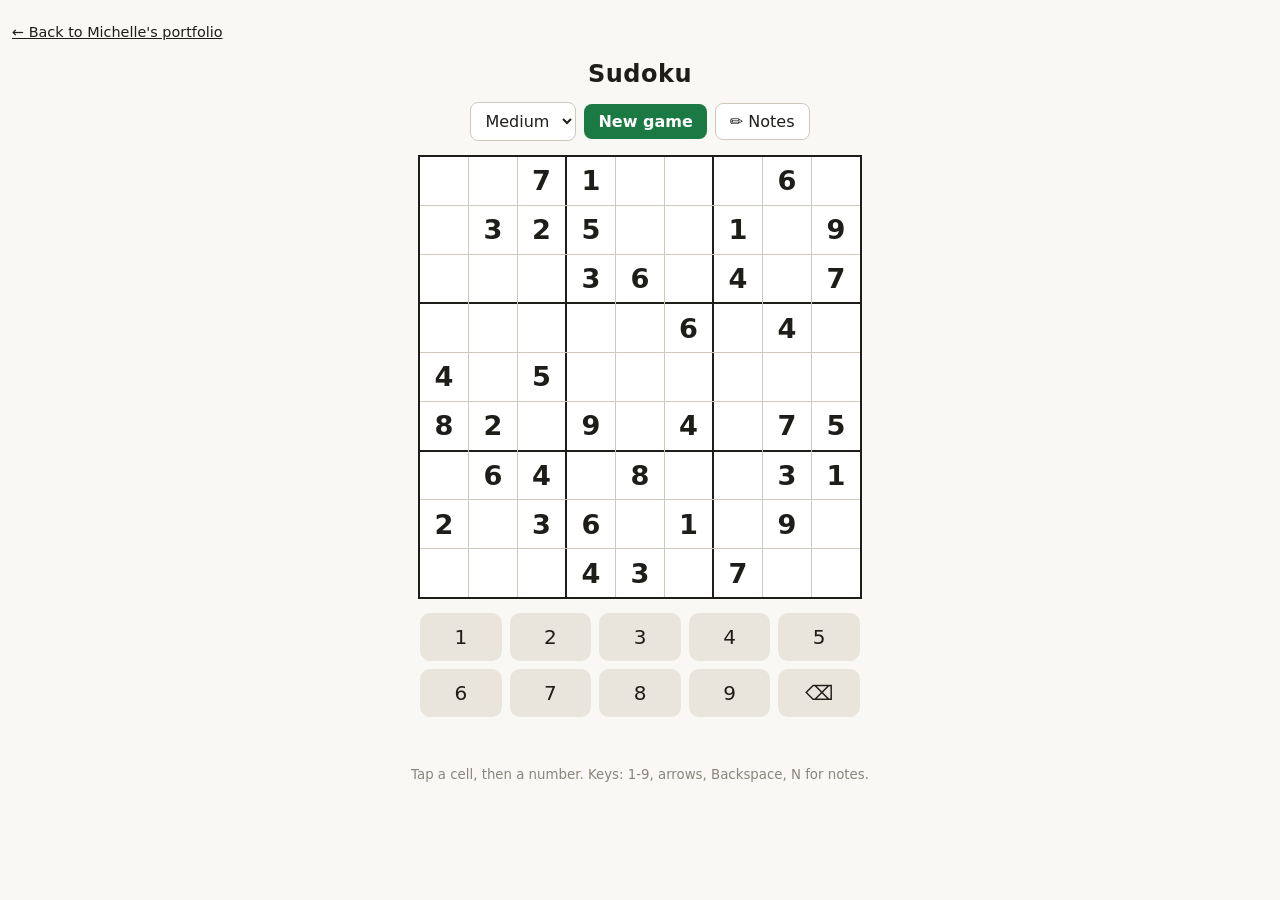
<file: play/index.html>
<!DOCTYPE html>
<html lang="en">
<head>
  <meta charset="utf-8">
  <meta name="viewport" content="width=device-width, initial-scale=1">
  <title>Sudoku · Michelle David</title>
  <meta name="description" content="A Sudoku web game by Michelle David, with pencil-mark notes and a green flash for every completed row, column and box.">
  <link rel="icon" href="../favicon.svg" type="image/svg+xml">
  <link rel="stylesheet" href="style.css">
</head>
<body>
  <main>
    <a class="back" href="../">← Back to Michelle's portfolio</a>
    <h1>Sudoku</h1>

    <div class="bar">
      <select id="diff" aria-label="Difficulty">
        <option value="36">Easy</option>
        <option value="46" selected>Medium</option>
        <option value="52">Hard</option>
      </select>
      <button class="new" id="new">New game</button>
      <button id="notes" aria-pressed="false">✏️ Notes</button>
    </div>

    <div id="grid"></div>
    <div id="pad"></div>
    <div id="msg"></div>
    <small>Tap a cell, then a number. Keys: 1-9, arrows, Backspace, N for notes.</small>
  </main>

  <script src="script.js"></script>
</body>
</html>
</file>
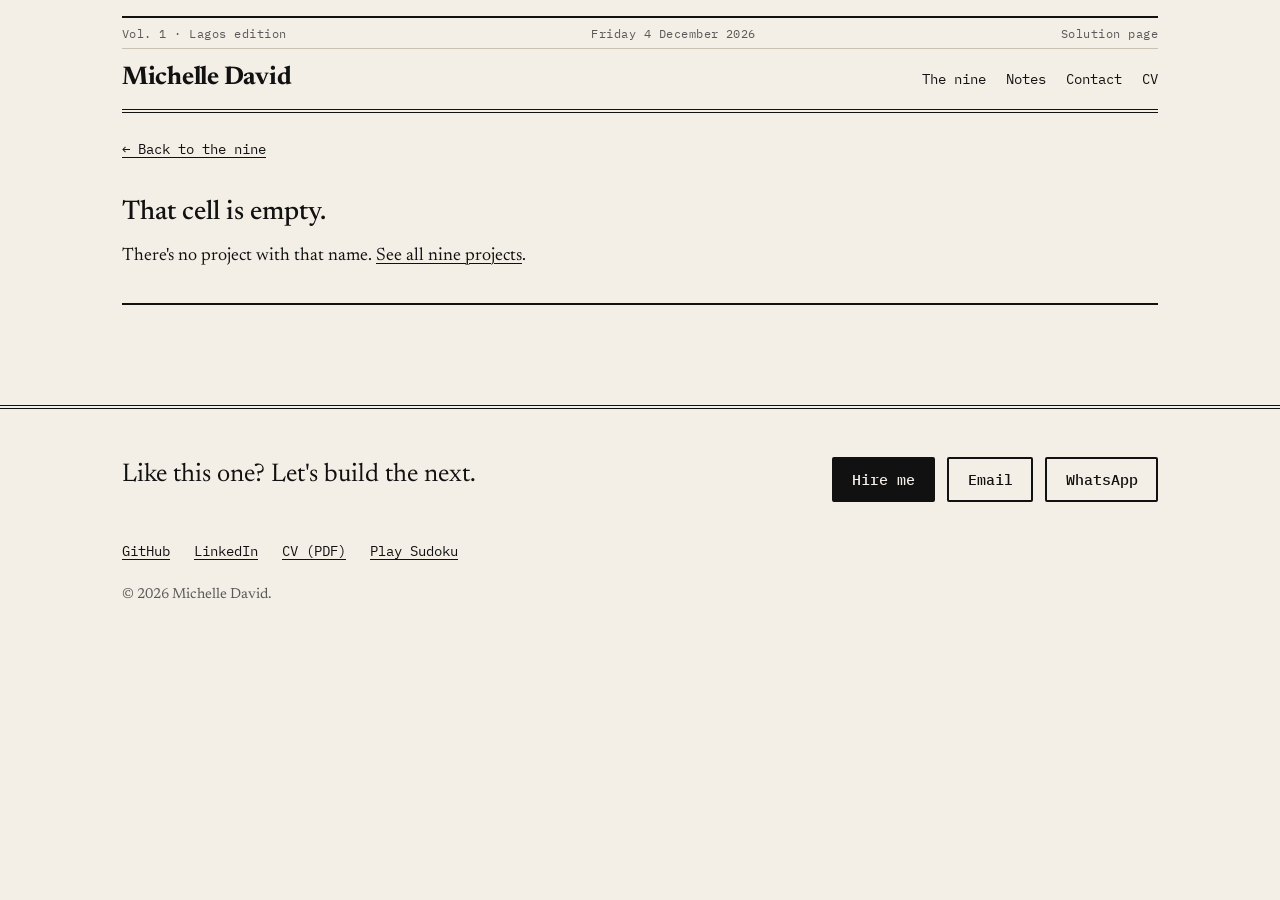
<file: project.html>
<!DOCTYPE html>
<html lang="en">
<head>
  <meta charset="utf-8">
  <meta name="viewport" content="width=device-width, initial-scale=1">
  <!-- Title and description are replaced per project by js/project.js -->
  <title>Project · Michelle David</title>
  <meta name="description" content="A project case study by Michelle David, full-stack developer in Lagos.">
  <meta name="theme-color" content="#F4EFE6">

  <meta property="og:type" content="article">
  <meta property="og:title" content="Project · Michelle David">
  <meta property="og:description" content="A project case study by Michelle David, full-stack developer in Lagos.">
  <meta property="og:image" content="assets/img/og.png">
  <meta name="twitter:card" content="summary_large_image">

  <link rel="icon" href="favicon.svg" type="image/svg+xml">

  <link rel="preconnect" href="https://fonts.googleapis.com">
  <link rel="preconnect" href="https://fonts.gstatic.com" crossorigin>
  <link rel="stylesheet" href="https://fonts.googleapis.com/css2?family=IBM+Plex+Mono:wght@400;500&family=Kalam:wght@400&family=Newsreader:ital,opsz,wght@0,6..72,400;0,6..72,500;0,6..72,700;1,6..72,400&display=swap">

  <link rel="stylesheet" href="css/style.css">
  <link rel="stylesheet" href="css/project.css">
</head>
<body class="project-page">
  <a class="skip-link" href="#main">Skip to content</a>

  <header class="masthead masthead-compact">
    <div class="wrap">
      <p class="dateline">
        <span>Vol. 1 · Lagos edition</span>
        <span id="today">Puzzle No. 419</span>
        <span>Solution page</span>
      </p>
      <nav class="nav" aria-label="Main">
        <a class="brand brand-small" href="./" id="homeLink">Michelle David</a>
        <ul>
          <li><a href="./#nine" class="js-home">The nine</a></li>
          <li><a href="./#notes" class="js-home">Notes</a></li>
          <li><a href="./#contact" class="js-home">Contact</a></li>
          <li><a href="assets/cv/Michelle_David_CV.pdf" download>CV</a></li>
        </ul>
      </nav>
    </div>
  </header>

  <main id="main" class="wrap">
    <p class="crumbs"><a href="./#nine" class="js-home">← Back to the nine</a></p>

    <!-- Filled in by js/project.js from data.js -->
    <article class="case" id="case">
      <noscript><p>This page needs JavaScript to show the project. You can still <a href="./#nine">see all projects</a> or <a href="mailto:adaezedavid76@gmail.com">email Michelle</a>.</p></noscript>
    </article>

    <nav class="pager" id="pager" aria-label="Other projects"></nav>
  </main>

  <footer class="footer">
    <div class="wrap">
      <div class="footer-cta">
        <p class="footer-line">Like this one? Let's build the next.</p>
        <div class="actions">
          <a class="btn btn-primary js-home" href="./#contact">Hire me</a>
          <a class="btn js-email" href="mailto:adaezedavid76@gmail.com">Email</a>
          <a class="btn js-whatsapp" href="https://wa.me/2348060849835" target="_blank" rel="noopener">WhatsApp</a>
        </div>
      </div>
      <ul class="footer-links">
        <li><a href="https://github.com/mdavid001" target="_blank" rel="noopener">GitHub</a></li>
        <li><a href="https://www.linkedin.com/in/michelle-david-89885725b/" target="_blank" rel="noopener">LinkedIn</a></li>
        <li><a href="assets/cv/Michelle_David_CV.pdf" download>CV (PDF)</a></li>
        <li><a href="play/">Play Sudoku</a></li>
      </ul>
      <p class="colophon">© <span id="year">2026</span> Michelle David.</p>
    </div>
  </footer>

  <script src="js/data.js"></script>
  <script src="js/site.js"></script>
  <script src="js/project.js"></script>
</body>
</html>
</file>
<file: play/style.css>
/* ---------- colours (light + dark) ---------- */
:root {
  --bg: #faf8f4;
  --fg: #1f1d1a;
  --muted: #8a857c;
  --line: #cfc9bd;
  --cell: #fff;
  --sel: #bfe3c9;
  --peer: #ece8df;
  --user: #1b7a43;
  --err: #c0392b;
  --errbg: #f8d9d5;
  --good: #6fd493;
  --btn: #1b7a43;
  --btnfg: #fff;
  --pad: #e9e5dc;
}
@media (prefers-color-scheme: dark) {
  :root {
    --bg: #171614;
    --fg: #f0ede6;
    --muted: #9a958b;
    --line: #4a463f;
    --cell: #222120;
    --sel: #245a38;
    --peer: #2c2a27;
    --user: #6fd193;
    --err: #ff7b6b;
    --errbg: #4a2622;
    --good: #2f9e5a;
    --btn: #2f9e5a;
    --pad: #2c2a27;
  }
}

/* ---------- page ---------- */
html, body {
  margin: 0;
  min-height: 100%;
  background: var(--bg);
  color: var(--fg);
  font-family: system-ui, -apple-system, "Segoe UI", Roboto, sans-serif;
}
main {
  display: flex;
  flex-direction: column;
  align-items: center;
  gap: 14px;
  padding: 18px 12px 28px;
}
/* link back to the portfolio (added for the portfolio site) */
.back { align-self: flex-start; color: var(--fg); font-size: .9rem; padding: 6px 0; }

h1 { margin: 0; font-size: 1.5rem; letter-spacing: .02em; }
small { color: var(--muted); text-align: center; }
#msg { min-height: 1.4em; font-weight: 600; color: var(--user); }

/* ---------- controls ---------- */
.bar { display: flex; gap: 8px; align-items: center; flex-wrap: wrap; justify-content: center; }
select, button { font: inherit; color: inherit; }
select {
  padding: 8px 10px;
  border-radius: 8px;
  border: 1px solid var(--line);
  background: var(--cell);
}
.bar button {
  padding: 8px 14px;
  border-radius: 8px;
  border: 1px solid var(--line);
  background: var(--cell);
  cursor: pointer;
}
.bar .new { background: var(--btn); color: var(--btnfg); border: 0; font-weight: 600; }
.bar #notes.on { background: var(--btn); color: var(--btnfg); border-color: var(--btn); }

/* ---------- board ---------- */
#grid {
  display: grid;
  grid-template-columns: repeat(9, 1fr);
  width: min(94vw, 440px);
  aspect-ratio: 1;
  border: 2px solid var(--fg);
  background: var(--line);
  gap: 1px;
  user-select: none;
}
.c {
  display: flex;
  align-items: center;
  justify-content: center;
  background: var(--cell);
  font-size: clamp(1.1rem, 5.4vw, 1.7rem);
  cursor: pointer;
}
.c.cb { border-right: 2px solid var(--fg); margin-right: -1px; }   /* thick line after col 3 and 6 */
.c.rb { border-bottom: 2px solid var(--fg); margin-bottom: -1px; } /* thick line after row 3 and 6 */
.c.peer { background: var(--peer); }
.c.sel { background: var(--sel); }
.c.user { color: var(--user); }
.c.given { font-weight: 700; }
.c.bad { background: var(--errbg); color: var(--err); }

/* ---------- notes (pencil marks) ---------- */
.notes {
  display: grid;
  grid-template-columns: repeat(3, 1fr);
  width: 100%;
  height: 100%;
  font-size: clamp(.5rem, 2.3vw, .72rem);
  color: var(--muted);
  line-height: 1;
}
.notes span { display: flex; align-items: center; justify-content: center; }

/* ---------- green animation when a row / column / box is completed ---------- */
.c.flash { animation: flash .8s ease both; }
@keyframes flash {
  0%   { background: var(--cell); transform: scale(1); }
  40%  { background: var(--good); transform: scale(1.12); }
  100% { background: var(--cell); transform: scale(1); }
}

/* ---------- number pad ---------- */
#pad {
  display: grid;
  grid-template-columns: repeat(5, 1fr);
  gap: 8px;
  width: min(94vw, 440px);
}
#pad button {
  padding: 12px 0;
  font-size: 1.25rem;
  border-radius: 10px;
  border: 0;
  background: var(--pad);
  cursor: pointer;
}
#pad button:active { transform: scale(.96); }
#pad.notes-on button { color: var(--user); }
</file>
<file: css/style.css>
/* =========================================================
   Michelle David · "Solved."
   Shared styles: tokens, base, masthead, home page sections.
   Project page extras live in css/project.css.
   ========================================================= */

/* ---------- 1. Design tokens ---------- */
:root {
  /* colours from the brief */
  --newsprint: #F4EFE6;      /* page background */
  --paper: #FBF8F2;          /* inputs, raised paper */
  --ink: #111111;            /* text and borders */
  --graphite: #6B6B6B;       /* pencil lines */
  --graphite-text: #595959;  /* small grey text: stays AA on tinted cells too */
  --grid-line: #C9C2B2;      /* faint grid line */
  --peer: #EBE4D6;           /* row/column hover tint */
  --green: #2E9E5B;          /* "correct" animation (fills only, never text) */
  --green-fill: #BFE3CB;     /* light "correct" fill */
  --yellow: #F5B800;         /* danfo yellow: selected + highlighted */
  --todo: #FBE7A1;           /* marks unfinished content */

  /* type */
  --serif: "Newsreader", Georgia, "Times New Roman", serif;
  --mono: "IBM Plex Mono", ui-monospace, "SFMono-Regular", Menlo, Consolas, monospace;
  --hand: "Kalam", "Segoe Print", "Bradley Hand", cursive;

  /* layout */
  --max: 1100px;
  --gutter: clamp(1rem, 4vw, 2rem);
  --rule: 2px solid var(--ink);
  --thin: 1px solid var(--grid-line);
}

/* ---------- 2. Base ---------- */
*, *::before, *::after { box-sizing: border-box; }

html { scroll-behavior: smooth; }

body {
  margin: 0;
  background: var(--newsprint);
  color: var(--ink);
  font-family: var(--serif);
  font-size: 1.125rem;
  line-height: 1.6;
  font-optical-sizing: auto;
  -webkit-font-smoothing: antialiased;
}

img { max-width: 100%; height: auto; display: block; }

h1, h2, h3, h4 { line-height: 1.15; margin: 0 0 .5em; font-weight: 500; }
p { margin: 0 0 1em; }

a { color: inherit; text-decoration-thickness: 1px; text-underline-offset: 3px; }
a:hover { text-decoration-thickness: 2px; }

:focus-visible { outline: 3px solid var(--ink); outline-offset: 3px; }

.wrap { width: 100%; max-width: var(--max); margin: 0 auto; padding: 0 var(--gutter); }

.skip-link {
  position: absolute; left: -999px; top: 0;
  background: var(--ink); color: var(--newsprint); padding: .6rem 1rem; z-index: 10;
}
.skip-link:focus { left: 1rem; top: 1rem; }

.visually-hidden {
  position: absolute !important; width: 1px; height: 1px; overflow: hidden;
  clip: rect(0 0 0 0); white-space: nowrap;
}

/* pencil-mark text: small, handwritten, graphite */
.pencil { font-family: var(--hand); color: var(--graphite-text); font-size: 1rem; line-height: 1.4; }

/* anything still waiting on Michelle */
.todo {
  background: var(--todo);
  outline: 1px dashed var(--ink);
  padding: 0 .3em;
  font-family: var(--mono);
  font-size: .85em;
}

/* ---------- 3. Buttons ---------- */
.btn {
  display: inline-flex; align-items: center; justify-content: center; gap: .4em;
  min-height: 44px;
  padding: .55rem 1.15rem;
  border: var(--rule);
  border-radius: 2px;
  background: transparent;
  color: var(--ink);
  font-family: var(--mono);
  font-size: .95rem;
  font-weight: 500;
  text-decoration: none;
  cursor: pointer;
  transition: background-color .15s, color .15s;
}
.btn:hover { background: var(--yellow); text-decoration: none; }
.btn-primary { background: var(--ink); color: var(--newsprint); }
.btn-primary:hover { background: #2B2B2B; color: var(--newsprint); }
.btn-small { min-height: 36px; padding: .3rem .8rem; font-size: .85rem; }
.btn[aria-pressed="true"] { background: var(--yellow); color: var(--ink); }

.actions { display: flex; flex-wrap: wrap; gap: .75rem; margin: 1.5rem 0 1rem; }

/* ---------- 4. Masthead ---------- */
.masthead { padding-top: 1rem; }

.dateline {
  display: flex; flex-wrap: wrap; justify-content: space-between; gap: .25rem 1rem;
  margin: 0;
  padding: .35rem 0;
  border-top: var(--rule);
  border-bottom: var(--thin);
  font-family: var(--mono);
  font-size: .75rem;
  letter-spacing: .04em;
  color: var(--graphite-text);
}

.nameplate { text-align: center; padding: 1.1rem 0 .9rem; border-bottom: 4px double var(--ink); }
.brand {
  font-size: clamp(2.5rem, 8vw, 4.75rem);
  font-weight: 700;
  letter-spacing: -.02em;
  line-height: 1;
  text-decoration: none;
}
.tagline { margin: .5rem 0 0; font-style: italic; color: var(--graphite-text); font-size: 1rem; }

.nav {
  display: flex; flex-wrap: wrap; align-items: center; justify-content: space-between; gap: .5rem 1rem;
  padding: .55rem 0;
  border-bottom: var(--thin);
}
.nav ul { display: flex; flex-wrap: wrap; gap: .15rem 1.25rem; list-style: none; margin: 0; padding: 0; }
.nav a { font-family: var(--mono); font-size: .9rem; text-decoration: none; padding: .35rem 0; display: inline-block; }
.nav a:hover { text-decoration: underline; }

/* ---------- 5. Sections ---------- */
.section { padding-top: clamp(3rem, 7vw, 5rem); }

.section-head {
  border-top: var(--rule);
  padding-top: .9rem;
  margin-bottom: 1.5rem;
  display: grid;
  grid-template-columns: 1fr auto;
  align-items: baseline;
  gap: 0 1rem;
}
.section-head h2 { font-size: clamp(2rem, 5vw, 2.75rem); font-weight: 500; margin: 0; }
.section-head .section-note { grid-column: 1 / -1; margin: .6rem 0 0; color: var(--graphite-text); max-width: 60ch; }

/* small label showing which assignment requirement a section covers */
.req-label {
  margin: 0;
  font-family: var(--mono);
  font-size: .72rem;
  letter-spacing: .08em;
  text-transform: uppercase;
  color: var(--graphite-text);
}

/* ---------- 6. Hero ---------- */
.hero {
  display: grid;
  gap: 1.5rem;
  padding-top: 1.75rem;
  padding-bottom: 1rem;
}
.hero-board { order: -1; margin: 0; }        /* mobile: board strip sits above the headline */
.kicker {
  font-family: var(--mono); font-size: .8rem; letter-spacing: .06em; text-transform: uppercase;
  color: var(--graphite-text); margin-bottom: .75rem;
}
.hero h1 { font-size: clamp(2.1rem, 6.2vw, 3.6rem); font-weight: 500; letter-spacing: -.015em; max-width: 16ch; }
.lede { font-size: 1.2rem; color: var(--graphite-text); max-width: 42ch; }
.quick-contact { font-family: var(--mono); font-size: .9rem; display: flex; flex-wrap: wrap; gap: .5rem; }
.quick-contact a { padding: .3rem 0; }

/* ----- the Sudoku board ----- */
.board {
  display: grid;
  grid-template-columns: repeat(9, 1fr);
  border: var(--rule);
  background: var(--newsprint);
  font-family: var(--mono);
  user-select: none;
}
.cell {
  aspect-ratio: 1;
  display: flex; align-items: center; justify-content: center;
  border-right: var(--thin);
  border-bottom: var(--thin);
  font-size: clamp(.95rem, 2.2vw, 1.3rem);
  transition: background-color .3s;
}
.cell:nth-child(9n) { border-right: 0; }
.cell.box-r { border-right: var(--rule); }   /* thick line after columns 3 and 6 */
.cell.box-b { border-bottom: var(--rule); }  /* thick line after rows 3 and 6 */
.cell.last-row { border-bottom: 0; }
.cell.given { font-weight: 500; }
.cell.filled { color: #1D6B3D; }              /* pencilled-in answers: dark green, AA on cream */
.cell.notes { font-size: .55rem; color: var(--graphite-text); font-family: var(--hand); letter-spacing: .1em; }
.cell.flash { animation: flash .6s ease; }
.cell.open { background: var(--yellow); position: relative; }
.cell.open::after {                            /* blinking cursor in the last empty cell */
  content: ""; width: 2px; height: 45%; background: var(--ink);
  animation: blink 1s steps(1) infinite;
}

@keyframes flash {
  0%   { background: var(--newsprint); }
  35%  { background: var(--green); color: var(--ink); }
  70%  { background: var(--green-fill); }
  100% { background: var(--newsprint); }
}
@keyframes solve {
  0%   { background: var(--newsprint); }
  40%  { background: var(--green); }
  100% { background: var(--green-fill); }
}
@keyframes blink { 50% { opacity: 0; } }

.hero-board figcaption { margin-top: .5rem; }

/* mobile: show only the middle row (row 5) as a decorative strip */
@media (max-width: 719px) {
  .board .cell:not([data-r="4"]) { display: none; }
  .board .cell { border-bottom: 0; font-size: 1rem; }
}

/* ---------- 7. The nine ---------- */
.filters { display: flex; flex-wrap: wrap; gap: .5rem; margin-bottom: .5rem; }
.pill {
  min-height: 40px;
  padding: .35rem .9rem;
  border: 1.5px solid var(--ink);
  border-radius: 999px;
  background: transparent;
  color: var(--ink);
  font-family: var(--mono);
  font-size: .85rem;
  cursor: pointer;
}
.pill:hover { background: var(--paper); }
.pill[aria-pressed="true"] { background: var(--yellow); }
.filter-status { min-height: 1.6em; font-family: var(--mono); font-size: .85rem; color: var(--graphite-text); margin-bottom: .75rem; }

.nine {
  list-style: none; margin: 0; padding: 0;
  display: grid;
  grid-template-columns: 1fr;
  border: var(--rule);
  overflow: hidden;              /* hides the outer edges of the inner lines */
}
.cellcard {
  position: relative;
  display: flex; flex-direction: column;
  padding: 1.1rem 1.1rem 1.25rem;
  border-right: var(--thin);
  border-bottom: var(--thin);
  margin: 0 -1px -1px 0;         /* let the outer border cover the last lines */
  background: var(--newsprint);
  transition: background-color .2s;
}
.cellcard.peer { background: var(--peer); }
.cellcard.match { background: var(--yellow); }
.cellcard.match .chips li,
.cellcard.match .one-liner,
.cellcard.match .status { color: var(--ink); }

.cellcard-top { display: flex; justify-content: space-between; align-items: flex-start; gap: .5rem; margin-bottom: .75rem; }
.digit { font-family: var(--mono); font-size: 2.4rem; line-height: 1; font-weight: 500; }
.status {
  font-family: var(--mono); font-size: .72rem; text-transform: uppercase; letter-spacing: .06em;
  border: 1px solid currentColor; padding: .1rem .45rem; color: var(--graphite-text);
}
.match-note { display: none; font-family: var(--mono); font-size: .72rem; text-transform: uppercase; letter-spacing: .06em; }
.cellcard.match .match-note { display: block; }

.thumb {
  margin: 0 0 .9rem;
  aspect-ratio: 16 / 10;
  border: 1px solid var(--ink);
  background: var(--paper);
  overflow: hidden;
}
.thumb img { width: 100%; height: 100%; object-fit: cover; object-position: top; }

.cellcard h3 { font-size: 1.45rem; margin-bottom: .3rem; }
.cellcard h3 a { text-decoration: none; }
.cellcard h3 a::after { content: ""; position: absolute; inset: 0; }   /* whole cell is clickable */
.cellcard h3 a:focus-visible { outline: none; }
.cellcard:focus-within { outline: 3px solid var(--ink); outline-offset: -3px; }
.one-liner { color: var(--graphite-text); font-size: 1.02rem; margin-bottom: .75rem; }

.chips { list-style: none; margin: 0; padding: 0; display: flex; flex-wrap: wrap; gap: .25rem .4rem; }
.chips li { font-family: var(--hand); font-size: .95rem; color: var(--graphite-text); }
.chips li + li::before { content: "·"; margin-right: .4rem; }

.cell-links { margin-top: auto; padding-top: .9rem; display: flex; gap: 1rem; font-family: var(--mono); font-size: .85rem; }
.cell-links a { position: relative; z-index: 1; padding: .25rem 0; }   /* sits above the stretched link */
.cell-links .read { text-decoration: none; }

.key-hint { margin-top: .75rem; }

/* placeholder for any missing image */
.ph {
  display: flex; align-items: center; justify-content: center; text-align: center;
  width: 100%; height: 100%; min-height: 120px;
  padding: 1rem;
  background: repeating-linear-gradient(-45deg, var(--paper) 0 10px, var(--newsprint) 10px 20px);
  font-family: var(--hand); color: var(--graphite-text); font-size: 1rem;
}

.also { margin-top: 1.75rem; display: grid; gap: 1rem; }
.play-card {
  display: grid; grid-template-columns: auto 1fr auto; gap: 1rem; align-items: center;
  padding: 1rem 1.1rem;
  border: var(--rule);
  text-decoration: none;
  background: var(--paper);
}
.play-card:hover { background: var(--green-fill); }
.play-card strong { display: block; font-size: 1.25rem; font-weight: 500; }
.play-card .arrow { font-family: var(--mono); font-size: 1.4rem; }
.play-card .digit { font-size: 2rem; }
.also-line { color: var(--graphite-text); margin: 0; }
.also-line strong { color: var(--ink); font-weight: 500; }

/* ---------- 8. Recruiter mode ("Skip the puzzle") ---------- */
.plain-list { list-style: none; margin: 0; padding: 0; border-top: var(--thin); }
.plain-list li { padding: 1rem 0; border-bottom: var(--thin); display: grid; gap: .2rem; }
.plain-list h3 { font-size: 1.25rem; margin: 0; }
.plain-list p { margin: 0; color: var(--graphite-text); }
.plain-list .meta { font-family: var(--mono); font-size: .85rem; }

body.plain .hero-board,
body.plain #nine { display: none; }
body.plain .plain-only { display: block; }
body.plain .hero { padding-bottom: 0; }
body.plain *, body.plain *::after { animation: none !important; transition: none !important; }

/* ---------- 9. Notes (about) ---------- */
.notes-layout { display: grid; gap: 2rem; }
.about-lines { margin: 0; display: grid; gap: 1.25rem; }
.about-lines div { border-left: var(--rule); padding-left: 1rem; }
.about-lines dt { font-family: var(--mono); font-size: .75rem; text-transform: uppercase; letter-spacing: .08em; color: var(--graphite-text); }
.about-lines dd { margin: .2rem 0 0; font-size: 1.3rem; line-height: 1.45; max-width: 46ch; }

.margin-notes { list-style: none; padding: 0; margin: 1.75rem 0 0; display: flex; flex-wrap: wrap; gap: .6rem 1.4rem; }
.margin-notes li { font-size: 1.1rem; }
.margin-notes li:nth-child(odd) { transform: rotate(-1.5deg); }
.margin-notes li:nth-child(even) { transform: rotate(1deg); }
.margin-notes li::before { content: "✓ "; color: var(--ink); }

.portrait { margin: 0; max-width: 320px; aspect-ratio: 1; border: var(--rule); background: var(--paper); }
.portrait img { width: 100%; height: 100%; object-fit: cover; }

.skills { margin-top: 2.5rem; border-top: var(--thin); padding-top: 1.5rem; }
.skills h3 { font-size: 1.5rem; }
.skills h4 { font-family: var(--mono); font-size: .75rem; text-transform: uppercase; letter-spacing: .08em; color: var(--graphite-text); margin: 0 0 .5rem; }
.skill-groups { display: grid; gap: 1.25rem; }
.skill-groups .chips { gap: .45rem; }
.skill-groups .chips li::before { content: none; }
.skills-legend { display: flex; gap: .6rem; align-items: center; flex-wrap: wrap; font-size: 1rem; color: var(--graphite-text); }
.ink-chip, .pencil-chip { display: inline-block; padding: .15rem .6rem; font-size: .95rem; }
.ink-chip { border: 1.5px solid var(--ink); font-family: var(--mono); font-size: .85rem; color: var(--ink) !important; }
.pencil-chip { border: 1.5px dashed var(--graphite); font-family: var(--hand) !important; color: var(--graphite-text) !important; }
.concepts { margin-top: 1.25rem; color: var(--graphite-text); }
.concepts strong { color: var(--ink); font-weight: 500; }

/* ---------- 10. Experience ---------- */
.timeline { list-style: none; margin: 0; padding: 0; border-top: var(--thin); }
.timeline li { display: grid; gap: .2rem 1.5rem; padding: 1rem 0; border-bottom: var(--thin); }
.timeline .when { font-family: var(--mono); font-size: .85rem; color: var(--graphite-text); margin: .25rem 0 0; }
.timeline h3 { font-size: 1.2rem; margin-bottom: .2rem; }
.timeline p { margin: 0; }

/* ---------- 11. Contact ---------- */
.contact-layout { display: grid; gap: 2rem; }
.contact-cta > p:first-child { font-size: 1.25rem; max-width: 40ch; }

.mini-board {
  display: grid; grid-template-columns: repeat(3, 56px); margin-top: 1.5rem;
  border: var(--rule); width: max-content; font-family: var(--mono); font-size: 1.3rem;
}
.mini-board span {
  width: 56px; height: 56px; display: flex; align-items: center; justify-content: center;
  border-right: var(--thin); border-bottom: var(--thin);
}
.mini-board span:nth-child(3n) { border-right: 0; }
.mini-board span:nth-child(n+7) { border-bottom: 0; }
.mini-board .you { background: var(--yellow); }
.mini-board.solved span { background: var(--green-fill); animation: solve .6s ease backwards; }
.mini-board.solved span:nth-child(2) { animation-delay: .05s; }
.mini-board.solved span:nth-child(3) { animation-delay: .1s; }
.mini-board.solved span:nth-child(4) { animation-delay: .15s; }
.mini-board.solved span:nth-child(5) { animation-delay: .2s; }
.mini-board.solved span:nth-child(6) { animation-delay: .25s; }
.mini-board.solved span:nth-child(7) { animation-delay: .3s; }
.mini-board.solved span:nth-child(8) { animation-delay: .35s; }
.mini-board.solved span:nth-child(9) { animation-delay: .4s; }

.contact-form { border: var(--rule); padding: 1.25rem; background: var(--paper); }
.contact-form h3 { font-size: 1.4rem; }
.field { margin: 0 0 1rem; display: grid; gap: .3rem; }
.field label { font-family: var(--mono); font-size: .85rem; }
.field input, .field textarea {
  width: 100%;
  font: inherit; font-size: 1rem;
  padding: .6rem .7rem;
  border: 1.5px solid var(--ink);
  border-radius: 2px;
  background: #FFFFFF;
  color: var(--ink);
}
.field textarea { resize: vertical; }
.field [aria-invalid="true"] { border-color: #A3201A; border-width: 2px; }
.field .error { color: #A3201A; font-family: var(--mono); font-size: .8rem; margin: 0; }
.form-status { margin: .9rem 0 0; font-family: var(--mono); font-size: .9rem; min-height: 1.4em; }
.form-status.ok { background: var(--green-fill); padding: .5rem .7rem; }
.form-status.err { background: var(--todo); padding: .5rem .7rem; }

/* ---------- 12. Footer ---------- */
.footer { margin-top: clamp(3rem, 7vw, 5rem); padding: 1.5rem 0 2.5rem; border-top: 4px double var(--ink); }
.footer-cta { display: flex; flex-wrap: wrap; align-items: center; justify-content: space-between; gap: 0 1.5rem; }
.footer-line { font-size: 1.6rem; margin: 0; }
.footer-links { list-style: none; padding: 0; margin: 1rem 0; display: flex; flex-wrap: wrap; gap: .4rem 1.5rem; font-family: var(--mono); font-size: .9rem; }
.footer-links a { padding: .3rem 0; display: inline-block; }
.colophon { font-size: .9rem; color: var(--graphite-text); margin: 0; }

/* ---------- 13. Larger screens ---------- */
@media (min-width: 640px) {
  .nine { grid-template-columns: repeat(2, 1fr); }
  .timeline li { grid-template-columns: 11rem 1fr; }
  .skill-groups { grid-template-columns: repeat(2, 1fr); }
  .notes-layout { grid-template-columns: 1fr 220px; align-items: start; }
}

@media (min-width: 720px) {
  .hero { grid-template-columns: 1.15fr 1fr; align-items: center; padding-top: 2.5rem; }
  .hero-board { order: 0; }
}

@media (min-width: 960px) {
  .nine { grid-template-columns: repeat(3, 1fr); }
  .notes-layout { grid-template-columns: 1fr 300px; }
  .skill-groups { grid-template-columns: repeat(4, 1fr); }
  .contact-layout { grid-template-columns: 1fr 1fr; align-items: start; }
}

/* touch screens have no keyboard shortcut */
@media (hover: none) { .key-hint { display: none; } }

/* ---------- 14. Reduced motion ---------- */
@media (prefers-reduced-motion: reduce) {
  html { scroll-behavior: auto; }
  *, *::before, *::after { animation: none !important; transition: none !important; }
}

/* ---------- 15. Small phones: keep the hero CTA on the first screen ---------- */
@media (max-width: 639px) {
  .dateline span:not(#today) { display: none; }
  .nameplate { padding: .7rem 0 .6rem; }
  .tagline { font-size: .9rem; }
  .nav { gap: .25rem .75rem; }
  .nav ul { gap: 0 .9rem; }
  .nav a { font-size: .85rem; }
  .hero { padding-top: 1.1rem; gap: 1rem; }
  .kicker { margin-bottom: .4rem; }
  .hero .actions { margin-top: 1rem; }
}
</file>
<file: css/project.css>
/* =========================================================
   project.css — the case-study page (project.html).
   Builds on the tokens and components in style.css.
   ========================================================= */

/* compact masthead: name sits in the nav row */
.masthead-compact .nav { border-bottom: 4px double var(--ink); padding: .7rem 0; }
.brand-small { font-size: 1.6rem; font-weight: 700; letter-spacing: -.01em; text-decoration: none; margin-right: auto; }
.masthead-compact .nav ul { margin-left: auto; }

.crumbs { margin: 1.25rem 0 0; font-family: var(--mono); font-size: .9rem; }
.crumbs a { display: inline-block; padding: .3rem 0; }

/* ---------- header ---------- */
.case-head {
  display: grid;
  grid-template-columns: auto 1fr;
  gap: .5rem 1.25rem;
  align-items: start;
  padding: 1.5rem 0 1.25rem;
}
.case-digit {
  font-family: var(--mono);
  font-size: clamp(4rem, 14vw, 8rem);
  line-height: .85;
  font-weight: 500;
  border: var(--rule);
  padding: .1em .22em;
  background: var(--yellow);
}
.case-head h1 { font-size: clamp(2.2rem, 6vw, 3.6rem); letter-spacing: -.015em; margin-bottom: .25rem; }
.case-meta { font-family: var(--mono); font-size: .9rem; color: var(--graphite-text); margin-bottom: .5rem; }
.case-head .chips li { font-size: 1.05rem; }
.case-head .actions { margin: 1rem 0 0; align-items: center; }
.case-missing { margin-top: 2rem; }

.case-cover {
  margin: 0 0 1rem;
  border: var(--rule);
  aspect-ratio: 16 / 10;
  background: var(--paper);
  overflow: hidden;
}
.case-cover img { width: 100%; height: 100%; object-fit: cover; object-position: top; }

/* ---------- sections ---------- */
.case-sec {
  display: grid;
  gap: .5rem 2rem;
  padding: 1.75rem 0;
  border-top: var(--thin);
}
.sec-label h2 { font-size: 1.75rem; margin: 0 0 .15rem; }
.sec-body { max-width: 68ch; }
.sec-body p:last-child { margin-bottom: 0; }

/* constraints: like Sudoku rules, each one ruled off */
.constraint-list { list-style: none; margin: 0; padding: 0; }
.constraint-list li { padding: .55rem 0 .55rem 1.6rem; border-bottom: var(--thin); position: relative; }
.constraint-list li::before { content: "■"; position: absolute; left: 0; top: .55rem; font-size: .7rem; line-height: 2.2; }

/* features: numbered with mono digits */
.feature-list { list-style: none; margin: 0; padding: 0; counter-reset: f; }
.feature-list li { counter-increment: f; display: grid; grid-template-columns: 2.25rem 1fr; padding: .45rem 0; }
.feature-list li::before { content: counter(f); font-family: var(--mono); font-weight: 500; }

/* screenshots */
.shots { display: grid; gap: 1.25rem; }
.shot { margin: 0; }
.shot-frame { border: 1.5px solid var(--ink); aspect-ratio: 16 / 10; background: var(--paper); overflow: hidden; }
.shot-frame img { width: 100%; height: 100%; object-fit: cover; object-position: top; }
.shot figcaption { margin-top: .35rem; }

/* technologies */
.tech { margin: 0; border-top: var(--thin); }
.tech div { display: grid; grid-template-columns: minmax(8rem, 13rem) 1fr; gap: 1rem; padding: .55rem 0; border-bottom: var(--thin); }
.tech dt { font-family: var(--mono); font-size: .95rem; font-weight: 500; }
.tech dd { margin: 0; color: var(--graphite-text); }

/* ---------- previous / next ---------- */
.pager {
  display: grid;
  grid-template-columns: 1fr;
  gap: .75rem;
  margin-top: 2rem;
  padding-top: 1.25rem;
  border-top: var(--rule);
}
.pager-link { display: grid; padding: .75rem 1rem; border: 1.5px solid var(--ink); text-decoration: none; background: var(--paper); }
.pager-link:hover { background: var(--yellow); }
.pager-dir { font-family: var(--mono); font-size: .8rem; color: var(--graphite-text); }
.pager-link:hover .pager-dir { color: var(--ink); }
.pager-name { font-size: 1.2rem; }
.pager-home { font-family: var(--mono); font-size: .9rem; align-self: center; text-align: center; padding: .5rem; }

@media (min-width: 640px) {
  .shots { grid-template-columns: repeat(2, 1fr); }
  .pager { grid-template-columns: 1fr auto 1fr; align-items: stretch; }
  .pager-next { text-align: right; }
}

@media (min-width: 900px) {
  .case-sec { grid-template-columns: 220px 1fr; }
  .case-head { gap: .5rem 2rem; }
}
.masthead-compact .nav a.brand-small { font-family: var(--serif); font-size: 1.6rem; }

/* ---------- tap to view full image ---------- */
.zoom {
  display: block;
  width: 100%; height: 100%;
  padding: 0; border: 0; margin: 0;
  background: none;
  position: relative;
  cursor: zoom-in;
  font: inherit;
  color: inherit;
}
.zoom img { width: 100%; height: 100%; object-fit: cover; object-position: top; }
.zoom-hint {
  position: absolute; right: .5rem; bottom: .5rem;
  padding: .2rem .55rem;
  background: var(--newsprint);
  border: 1.5px solid var(--ink);
  font-family: var(--mono); font-size: .75rem;
}
.zoom:hover .zoom-hint, .zoom:focus-visible .zoom-hint { background: var(--yellow); }
.zoom:focus-visible { outline: 3px solid var(--ink); outline-offset: -3px; }
.zoom:has(.ph) { cursor: default; }            /* placeholder: nothing to open */
.zoom:has(.ph) .zoom-hint { display: none; }

.lightbox {
  width: 100vw; height: 100vh; height: 100dvh;
  max-width: none; max-height: none;
  margin: 0; padding: 3.5rem 3.5rem 1.5rem;
  border: 0;
  background: #111111;
  color: var(--newsprint);
}
.lightbox::backdrop { background: transparent; }
.lightbox[open] { display: flex; }
.lb-figure {
  margin: auto; width: 100%; height: 100%;
  display: flex; flex-direction: column; align-items: center; justify-content: center; gap: .75rem;
}
.lb-img {
  max-width: 100%;
  max-height: calc(100% - 3rem);
  width: auto; height: auto;
  object-fit: contain;                          /* whole image, never cropped */
  background: var(--paper);
}
.lb-caption { font-family: var(--hand); font-size: 1.05rem; text-align: center; }
.lb-btn {
  position: absolute;
  width: 44px; height: 44px;
  display: flex; align-items: center; justify-content: center;
  border: 2px solid var(--newsprint);
  border-radius: 2px;
  background: var(--ink);
  color: var(--newsprint);
  font-family: var(--mono); font-size: 1.4rem; line-height: 1;
  cursor: pointer;
}
.lb-btn:hover { background: var(--yellow); color: var(--ink); border-color: var(--yellow); }
.lb-btn:focus-visible { outline: 3px solid var(--yellow); outline-offset: 2px; }
.lb-close { top: .75rem; right: .75rem; }
.lb-prev { left: .5rem; top: 50%; transform: translateY(-50%); }
.lb-next { right: .5rem; top: 50%; transform: translateY(-50%); }
.lightbox.single .lb-prev, .lightbox.single .lb-next { display: none; }

@media (max-width: 639px) {
  .lightbox { padding: 3.5rem .75rem 1rem; }
  .lb-prev, .lb-next { top: auto; bottom: .75rem; transform: none; }
  .lb-img { max-height: calc(100% - 6rem); }
}
.zoom.shot-frame { border: 1.5px solid var(--ink); height: auto; aspect-ratio: 16 / 10; }
</file>
